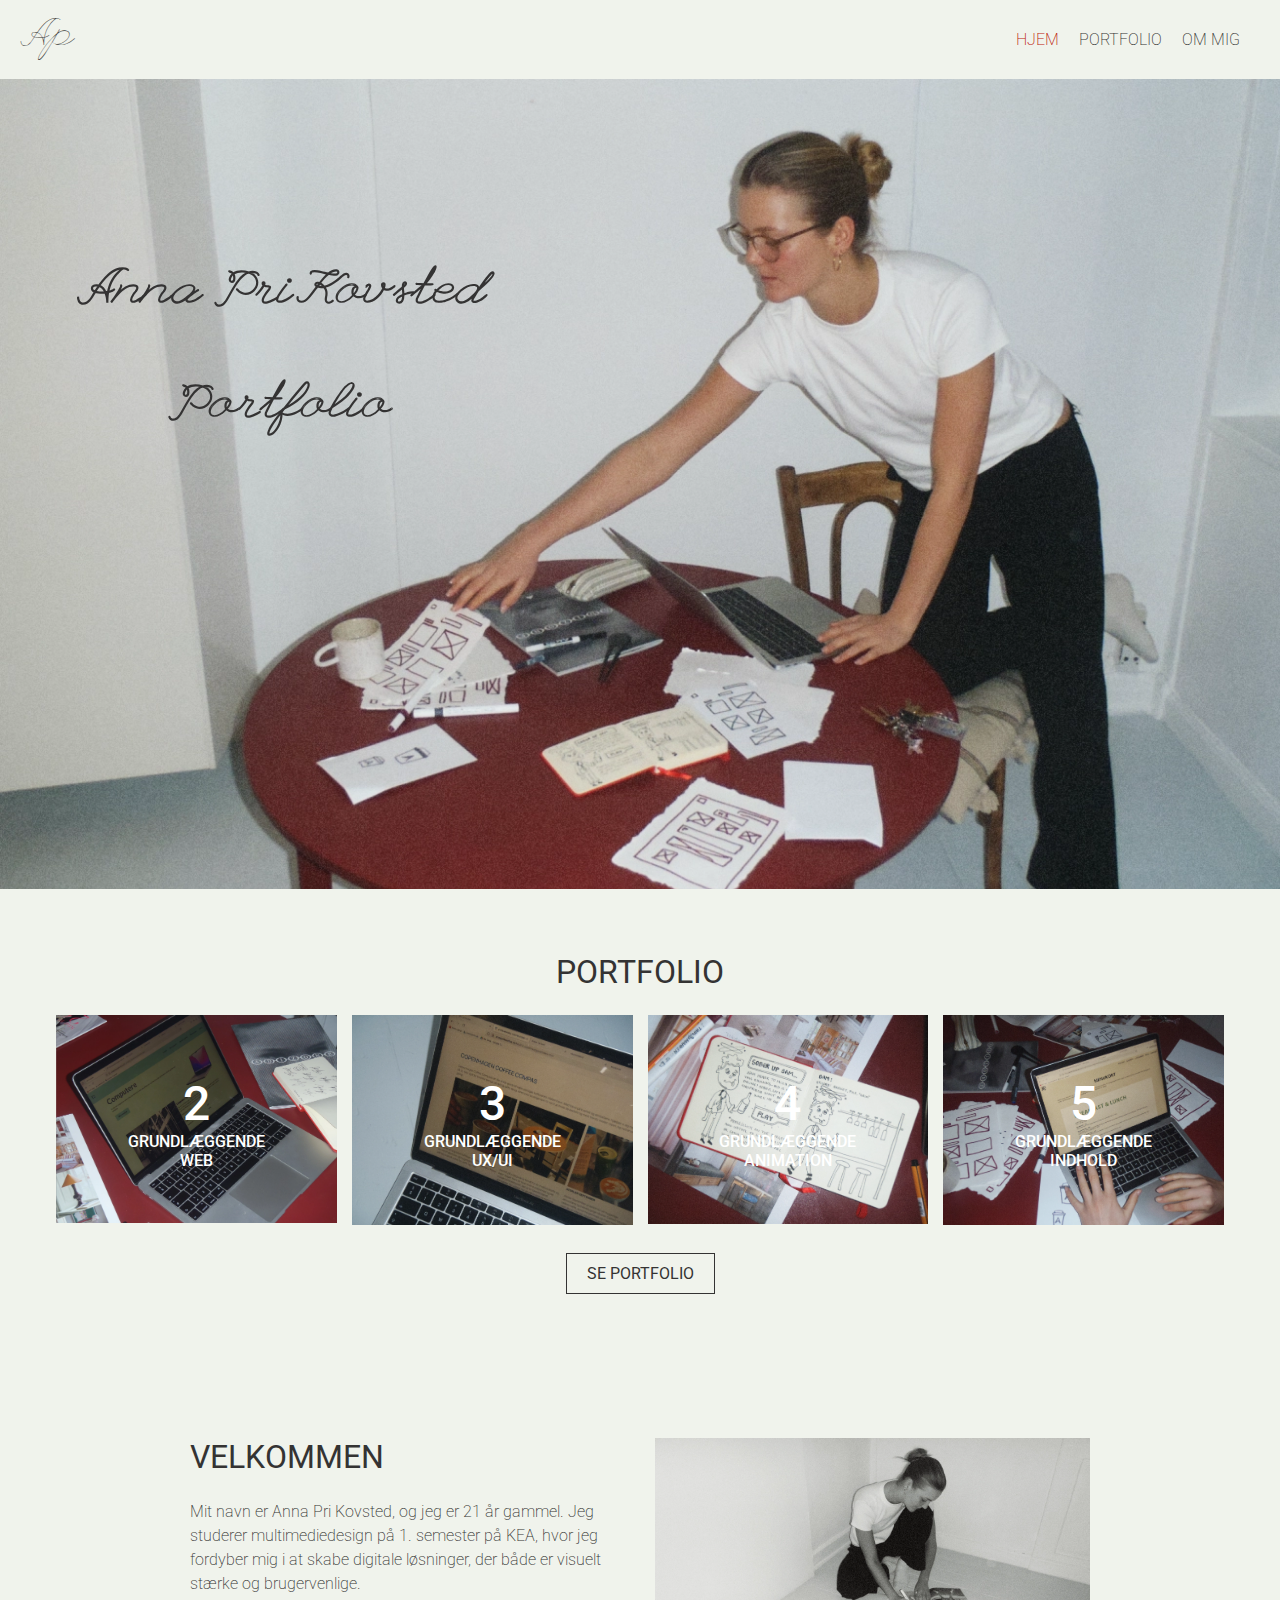
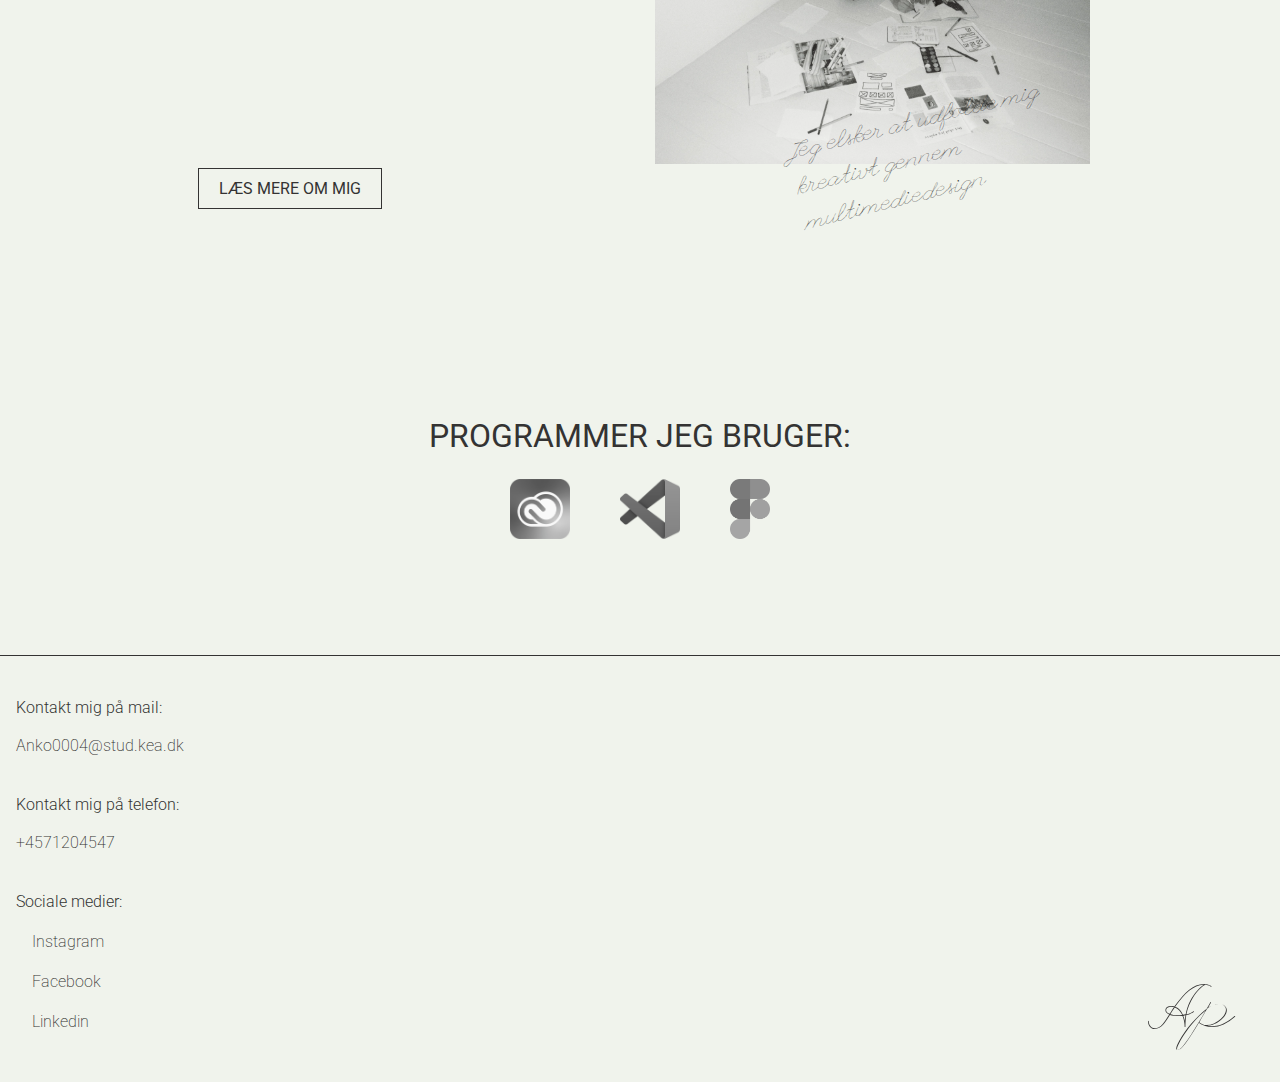
<file: index.html>
<!DOCTYPE html>
<html lang="da">

<head>
    <meta charset="UTF-8">
    <meta name="viewport" content="width=device-width, initial-scale=1.0">
    <link rel="stylesheet" href="style.css">
    <link rel="stylesheet" href="index.css">
    <link rel="stylesheet" href="portfolio.css">
    <link rel="preconnect" href="https://fonts.googleapis.com">
    <link rel="preconnect" href="https://fonts.gstatic.com" crossorigin>
    <link href="https://fonts.googleapis.com/css2?family=Roboto:wght@100;300;400;500;700;900&display=swap"
        rel="stylesheet">
    <link rel="preconnect" href="https://fonts.googleapis.com">
    <link rel="preconnect" href="https://fonts.gstatic.com" crossorigin>
    <link href="https://fonts.googleapis.com/css2?family=League+Script&display=swap" rel="stylesheet">

    <!-- Favicon links -->


    <title>Anna Pri Kovsted</title>
</head>

<body>
    <header>

        <nav>
            <ul class="menu">
                <li><a href="index.html">HJEM</a></li>
                <li><a href="portfolio.html">PORTFOLIO</a></li>
                <li><a href="about.html">OM MIG</a></li>
                <li class="logo"><a href="index.html">Ap</a></li>

            </ul>
        </nav>
    </header>

    <div class="hero_image">
        <div><img src="img/hero_pic_2.webp" alt="hero"></div>
        <div class="hero_text">
            <h1 class="hero_text"> Anna Pri Kovsted <br><br>Portfolio</h1>
        </div>
    </div>

    <main>

        <div>
            <h2>PORTFOLIO</h2>
        </div>

        <div class="grid_1-1">
            <div class="billede_collage">
                <a href="portfolio.html#tema2"> <!-- Linker til tema2 på portfolio-siden -->
                    <img src="img/grundlaegendeweb.webp" alt="tema2">
                </a>
                <div class="text_overlay">
                    <span class="large_number">2</span> GRUNDLÆGGENDE WEB
                </div>
            </div>

            <div class="billede_collage">
                <a href="portfolio.html#tema3">
                    <img src="img/ccc.webp" alt="tema3">
                </a>
                <div class="text_overlay">
                    <span class="large_number">3</span> GRUNDLÆGGENDE UX/UI
                </div>
            </div>

            <div class="billede_collage">
                <a href="portfolio.html#tema4">
                    <img src="img/notesbog.webp" alt="tema4">
                </a>
                <div class="text_overlay">
                    <span class="large_number">4</span> GRUNDLÆGGENDE ANIMATION
                </div>
            </div>

            <div class="billede_collage">
                <a href="portfolio.html#tema5">
                    <img src="img/menukort_computer.webp" alt="tema5">
                </a>
                <div class="text_overlay">
                    <span class="large_number">5</span> GRUNDLÆGGENDE INDHOLD
                </div>
            </div>

        </div>

        <div class="button_container_portfolio">
            <a href="portfolio.html" class="button">SE PORTFOLIO</a>
        </div>

        <div>
            <div class="grid_om_mig">
                <div class="om_mig_tekst">
                    <h2>VELKOMMEN</h2>

                    <P>Mit navn er Anna Pri Kovsted, og jeg er 21 år gammel. Jeg studerer multimediedesign på 1.
                        semester på
                        KEA, hvor jeg fordyber mig i at skabe digitale løsninger, der både er visuelt stærke og
                        brugervenlige.
                    </P>

                </div>

                <div class="billede_med_skraaskrift">
                    <div class="billede_af_mig">
                        <img src="img/sort_hvid_1.webp" alt="billede_af_mig">
                    </div>
                    <div>
                        <p class="haandskrift">Jeg elsker at udfolde mig kreativt gennem multimediedesign </p>
                    </div>
                </div>

            </div>

            <div class="about_bottom">
                <div class="button_container_about">
                    <a href="about.html" class="button">LÆS MERE OM MIG</a>
                </div>
            </div>



            <div>
                <h2>PROGRAMMER JEG BRUGER:</h2>
                <div class="grid_1-1-1">
                    <a href="about.html#programmer_section">
                        <img src="img/creative_cloud_logo.png" alt="creative_cloud_logo">
                    </a>
                    <a href="#programmer_section">
                        <img src="img/vsc_logo.png" alt="vsc_logo">
                    </a>
                    <a href="#programmer_section">
                        <img src="img/figma_logo.png" alt="figma_logo">
                    </a>
                </div>
            </div>
        </div>

    </main>

    <footer>
        <div class="grid_1-1-1_footer">
            <div class="mail">
                <p>Kontakt mig på mail:</p>
                <a href="mailto:Anko0004@stud.kea.dk">Anko0004@stud.kea.dk</a>
            </div>

            <div class="telefon">
                <p>Kontakt mig på telefon:</p>
                <a href="tel:+4571204547">+4571204547</a>
            </div>

            <div class="sociale_medier">
                <p> Sociale medier:</p>
                <p> <a href="http://instagram.com/_u/">Instagram</a>
                </p>
                <p> <a href="https://www.facebook.com/profile">Facebook</a> </p>
                <p> <a href="https://www.linkedin.com/feed/">Linkedin</a> </p>
            </div>
        </div>

        <div class="logo_footer">
            <a href="index.html">Ap</a>
        </div>

    </footer>
    <script src="script.js"></script>
</body>


</html>
</file>
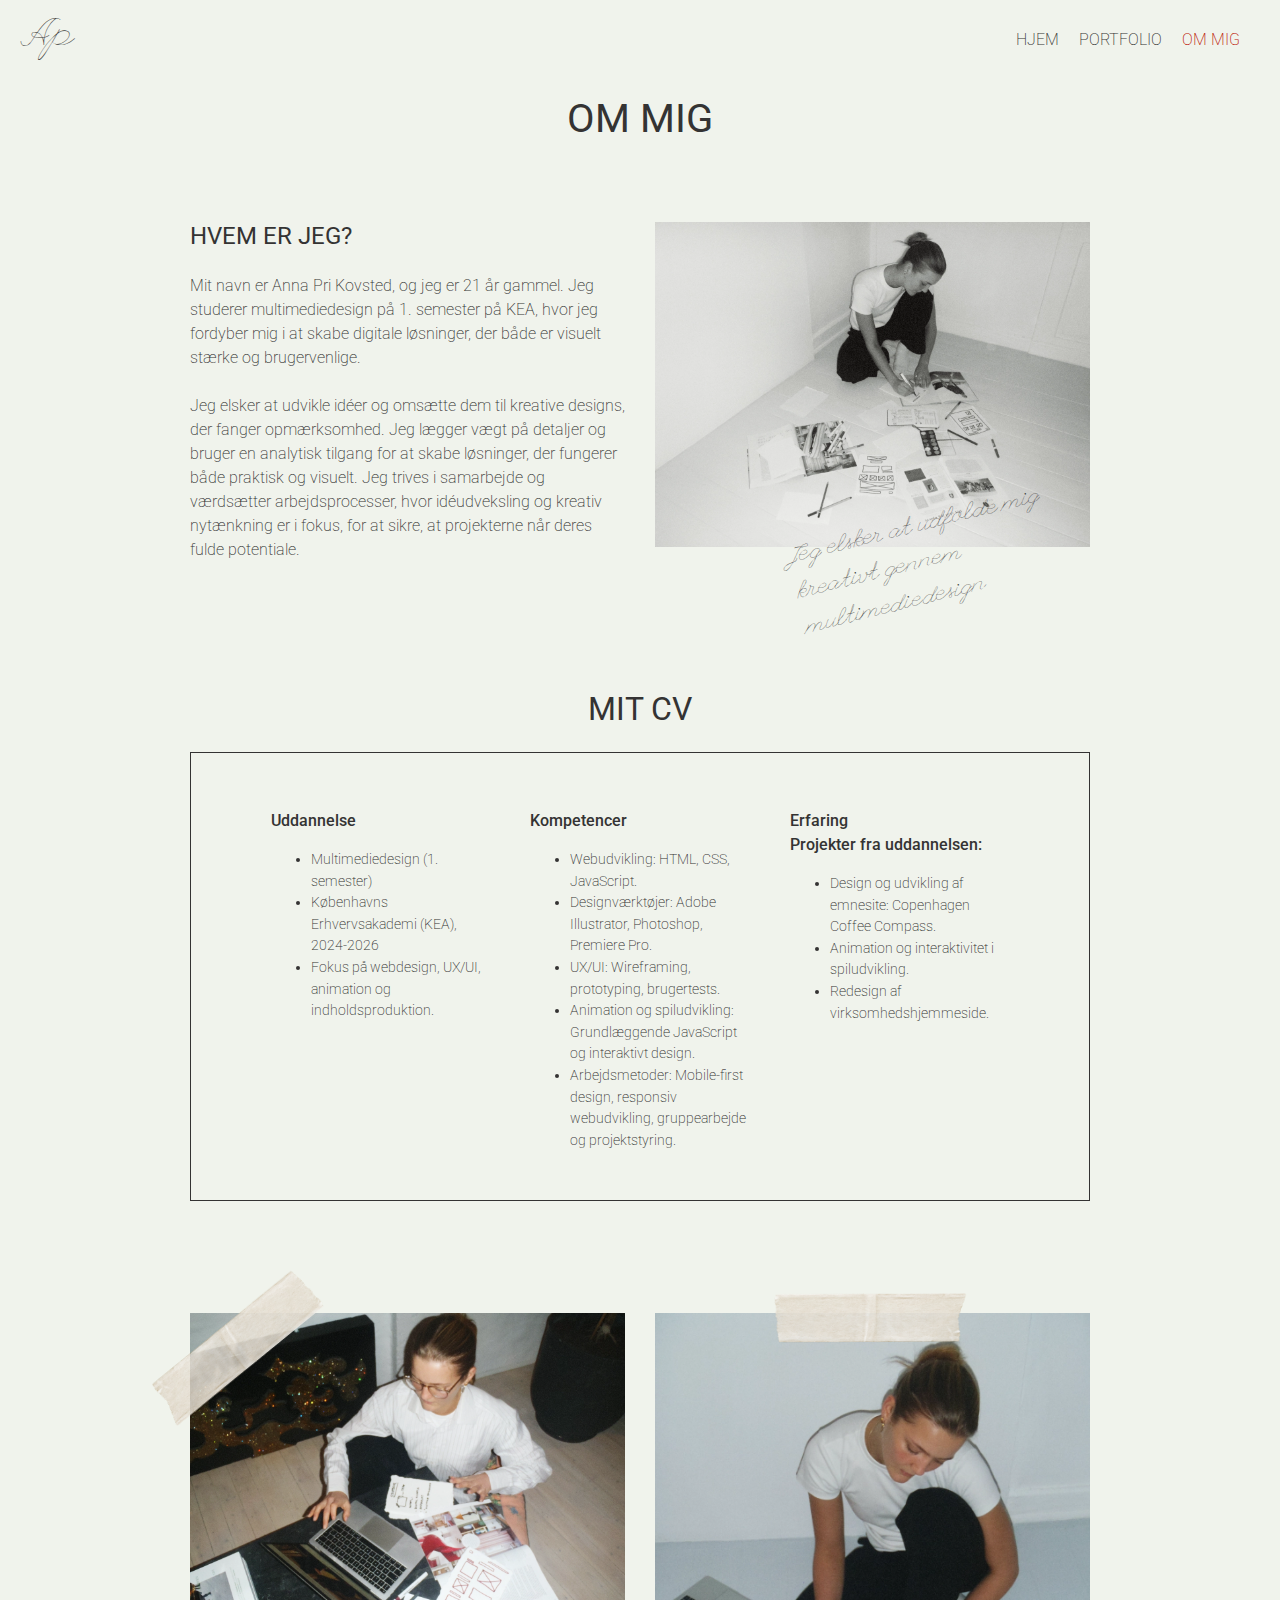
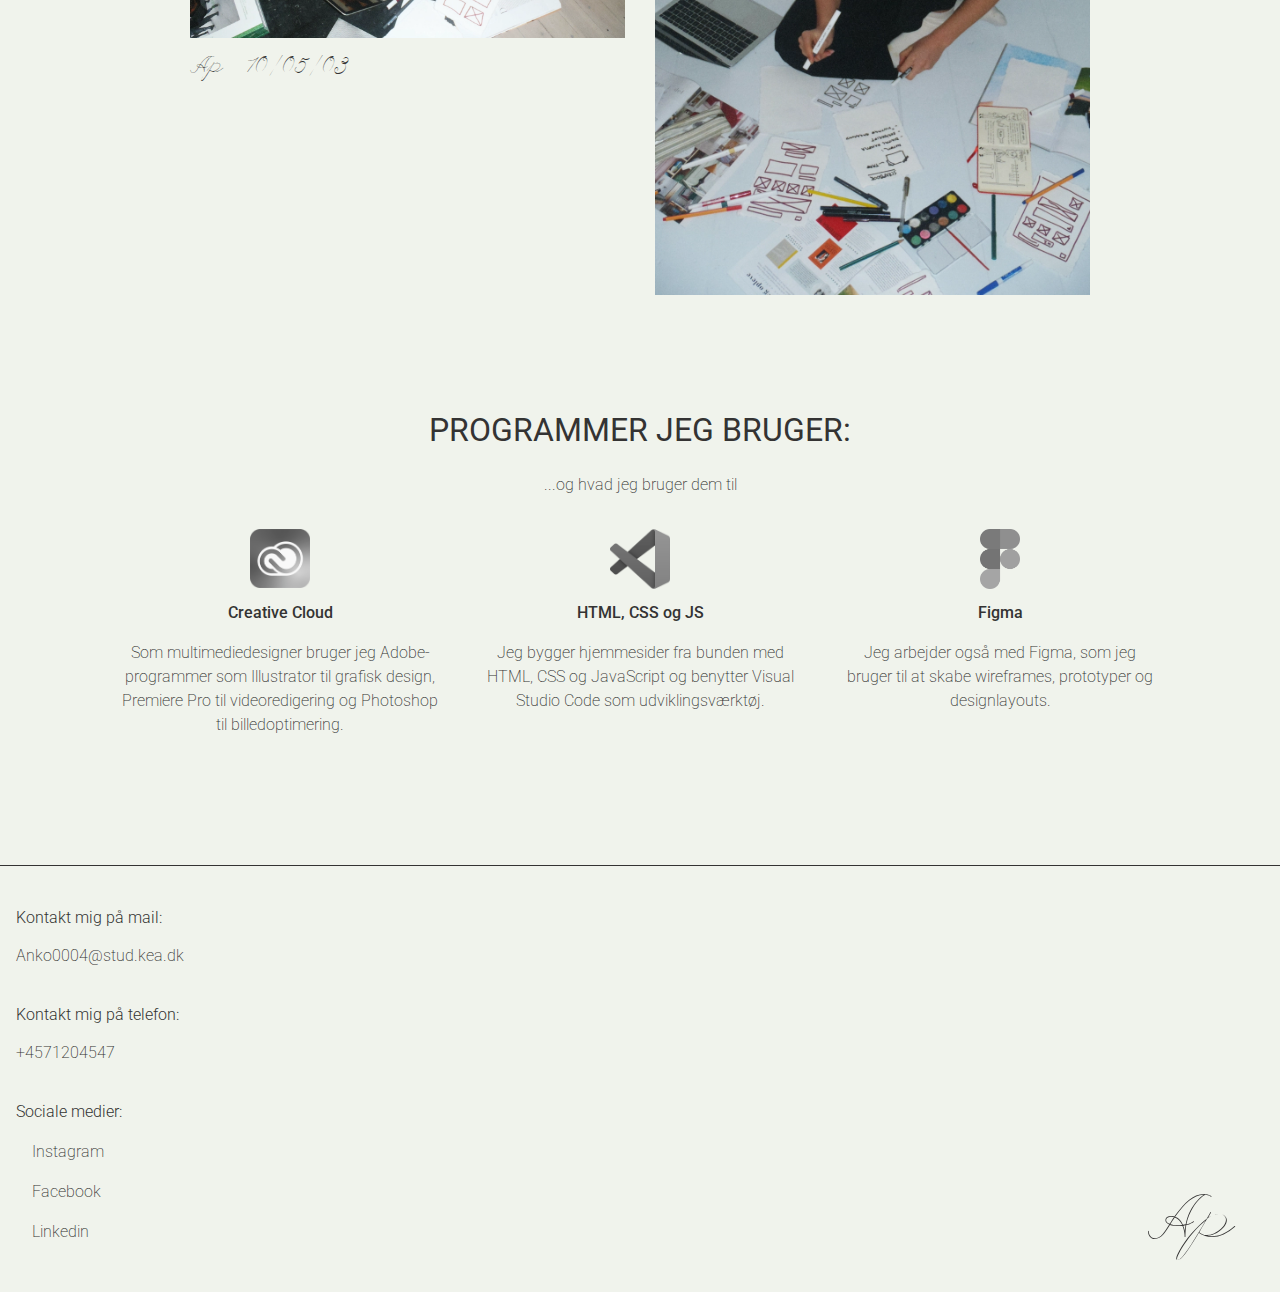
<file: about.html>
<!DOCTYPE html>
<html lang="da">

<head>
    <meta charset="UTF-8">
    <meta name="viewport" content="width=device-width, initial-scale=1.0">
    <link rel="stylesheet" href="style.css">
    <link rel="stylesheet" href="index.css">
    <link rel="stylesheet" href="portfolio.css">
    <link rel="stylesheet" href="about.css">
    <link rel="preconnect" href="https://fonts.googleapis.com">
    <link rel="preconnect" href="https://fonts.gstatic.com" crossorigin>
    <link href="https://fonts.googleapis.com/css2?family=Roboto:wght@100;300;400;500;700;900&display=swap"
        rel="stylesheet">
    <link rel="preconnect" href="https://fonts.googleapis.com">
    <link rel="preconnect" href="https://fonts.gstatic.com" crossorigin>
    <link href="https://fonts.googleapis.com/css2?family=League+Script&display=swap" rel="stylesheet">

    <!-- Favicon links -->


    <title>Anna Pri Kovsted</title>
</head>

<body>
    <header>

        <nav>
            <ul class="menu">
                <li><a href="index.html">HJEM</a></li>
                <li><a href="portfolio.html">PORTFOLIO</a></li>
                <li><a href="about.html">OM MIG</a></li>
                <li class="logo"><a href="index.html">Ap</a></li>

            </ul>
        </nav>


    </header>

    <main>
        <h1>OM MIG</h1>

        <div class="grid_om_mig_2">
            <div>
                <h3>HVEM ER JEG?</h3>
                <p>Mit navn er Anna Pri Kovsted, og jeg er 21 år gammel. Jeg studerer multimediedesign på 1. semester på
                    KEA,
                    hvor jeg
                    fordyber mig i at skabe digitale løsninger, der både er visuelt stærke og brugervenlige.<br><br>
                    Jeg elsker at udvikle idéer og omsætte dem til kreative designs, der fanger opmærksomhed. Jeg lægger
                    vægt på detaljer og bruger en analytisk tilgang for at skabe løsninger, der fungerer både praktisk
                    og visuelt.
                    Jeg trives i samarbejde og værdsætter arbejdsprocesser, hvor idéudveksling og kreativ nytænkning er
                    i fokus, for at
                    sikre, at projekterne når deres fulde potentiale.
                </p>
            </div>

            <div class="billede_med_skraaskrift">
                <div class="billede_af_mig">
                    <img src="img/sort_hvid_1.webp" alt="billede_af_mig">
                </div>
                <div>
                    <p class="haandskrift">Jeg elsker at udfolde mig kreativt gennem multimediedesign</p>
                </div>
            </div>
        </div>

        <div class="cv_h2">
            <h2>MIT CV</h2>
        </div>

        <div class="cv">
            <div>
                <p class="p_bold">Uddannelse</p>
                <ul>
                    <li>Multimediedesign (1. semester)</li>
                    <li>Københavns Erhvervsakademi (KEA), 2024-2026</li>
                    <li>Fokus på webdesign, UX/UI, animation og indholdsproduktion.</li>
                </ul>
            </div>

            <div>
                <p class="p_bold">Kompetencer</p>
                <ul>
                    <li>Webudvikling: HTML, CSS, JavaScript.</li>
                    <li>Designværktøjer: Adobe Illustrator, Photoshop, Premiere Pro.</li>
                    <li>UX/UI: Wireframing, prototyping, brugertests.</li>
                    <li>Animation og spiludvikling: Grundlæggende JavaScript og interaktivt design.</li>
                    <li>Arbejdsmetoder: Mobile-first design, responsiv webudvikling, gruppearbejde og projektstyring.
                    </li>
                </ul>
            </div>

            <div>
                <p class="p_bold">Erfaring<br>
                    Projekter fra uddannelsen:
                </p>

                <ul>
                    <li>Design og udvikling af emnesite: Copenhagen Coffee Compass.</li>
                    <li>Animation og interaktivitet i spiludvikling.</li>
                    <li>Redesign af virksomhedshjemmeside.</li>
                </ul>
            </div>
        </div>

        <div class="grid_om_mig_3">
            <div class="billede_wrapper">
                <img src="img/glitter_pic.webp" alt="glitter_pic">
                <p class="haandskrift_2">Ap - 10/05/03</p>
                <img class="tape1" src="img/Tape.webp" alt="tape">
            </div>
            <div class="billede_wrapper">
                <img src="img/mig_der_tegner.webp" alt="mig_der_tegner">
                <img class="tape2" src="img/Tape.webp" alt="tape">
            </div>
        </div>



        <div class="programmer_about" id="programmer_section">
            <h2>PROGRAMMER JEG BRUGER:</h2>

            <p>...og hvad jeg bruger dem til</p>

            <div class="grid_programmer">
                <div>
                    <img src="img/creative_cloud_logo.png" alt="creative_cloud_logo">
                    <p class="p_bold">Creative Cloud</p>

                    <p>Som multimediedesigner bruger jeg Adobe-programmer som Illustrator til grafisk design, Premiere
                        Pro til videoredigering
                        og Photoshop til billedoptimering.</p>
                </div>

                <div>
                    <img src="img/vsc_logo.png" alt="vsc_logo">
                    <p class="p_bold">HTML, CSS og JS</p>
                    <p>Jeg bygger hjemmesider fra bunden med HTML, CSS og JavaScript og benytter Visual Studio Code som
                        udviklingsværktøj.
                    </p>
                </div>

                <div>
                    <img src="img/figma_logo.png" alt="figma_logo">
                    <p class="p_bold">Figma</p>
                    <p>Jeg arbejder også med Figma, som jeg bruger til at skabe wireframes, prototyper og designlayouts.
                    </p>
                </div>
            </div>
        </div>

    </main>

    <footer>
        <div class="grid_1-1-1_footer">
            <div class="mail">
                <p>Kontakt mig på mail:</p>
                <a href="mailto:Anko0004@stud.kea.dk">Anko0004@stud.kea.dk</a>
            </div>

            <div class="telefon">
                <p>Kontakt mig på telefon:</p>
                <a href="tel:+4571204547">+4571204547</a>
            </div>

            <div class="sociale_medier">
                <p> Sociale medier:</p>
                <p> <a href="http://instagram.com/_u/">Instagram</a>
                </p>
                <p> <a href="https://www.facebook.com/profile">Facebook</a> </p>
                <p> <a href="https://www.linkedin.com/feed/">Linkedin</a> </p>
            </div>
        </div>

        <div class="logo_footer">
            <a href="index.html">Ap</a>
        </div>

    </footer>
    <script src="script.js"></script>
</body>

</html>
</file>
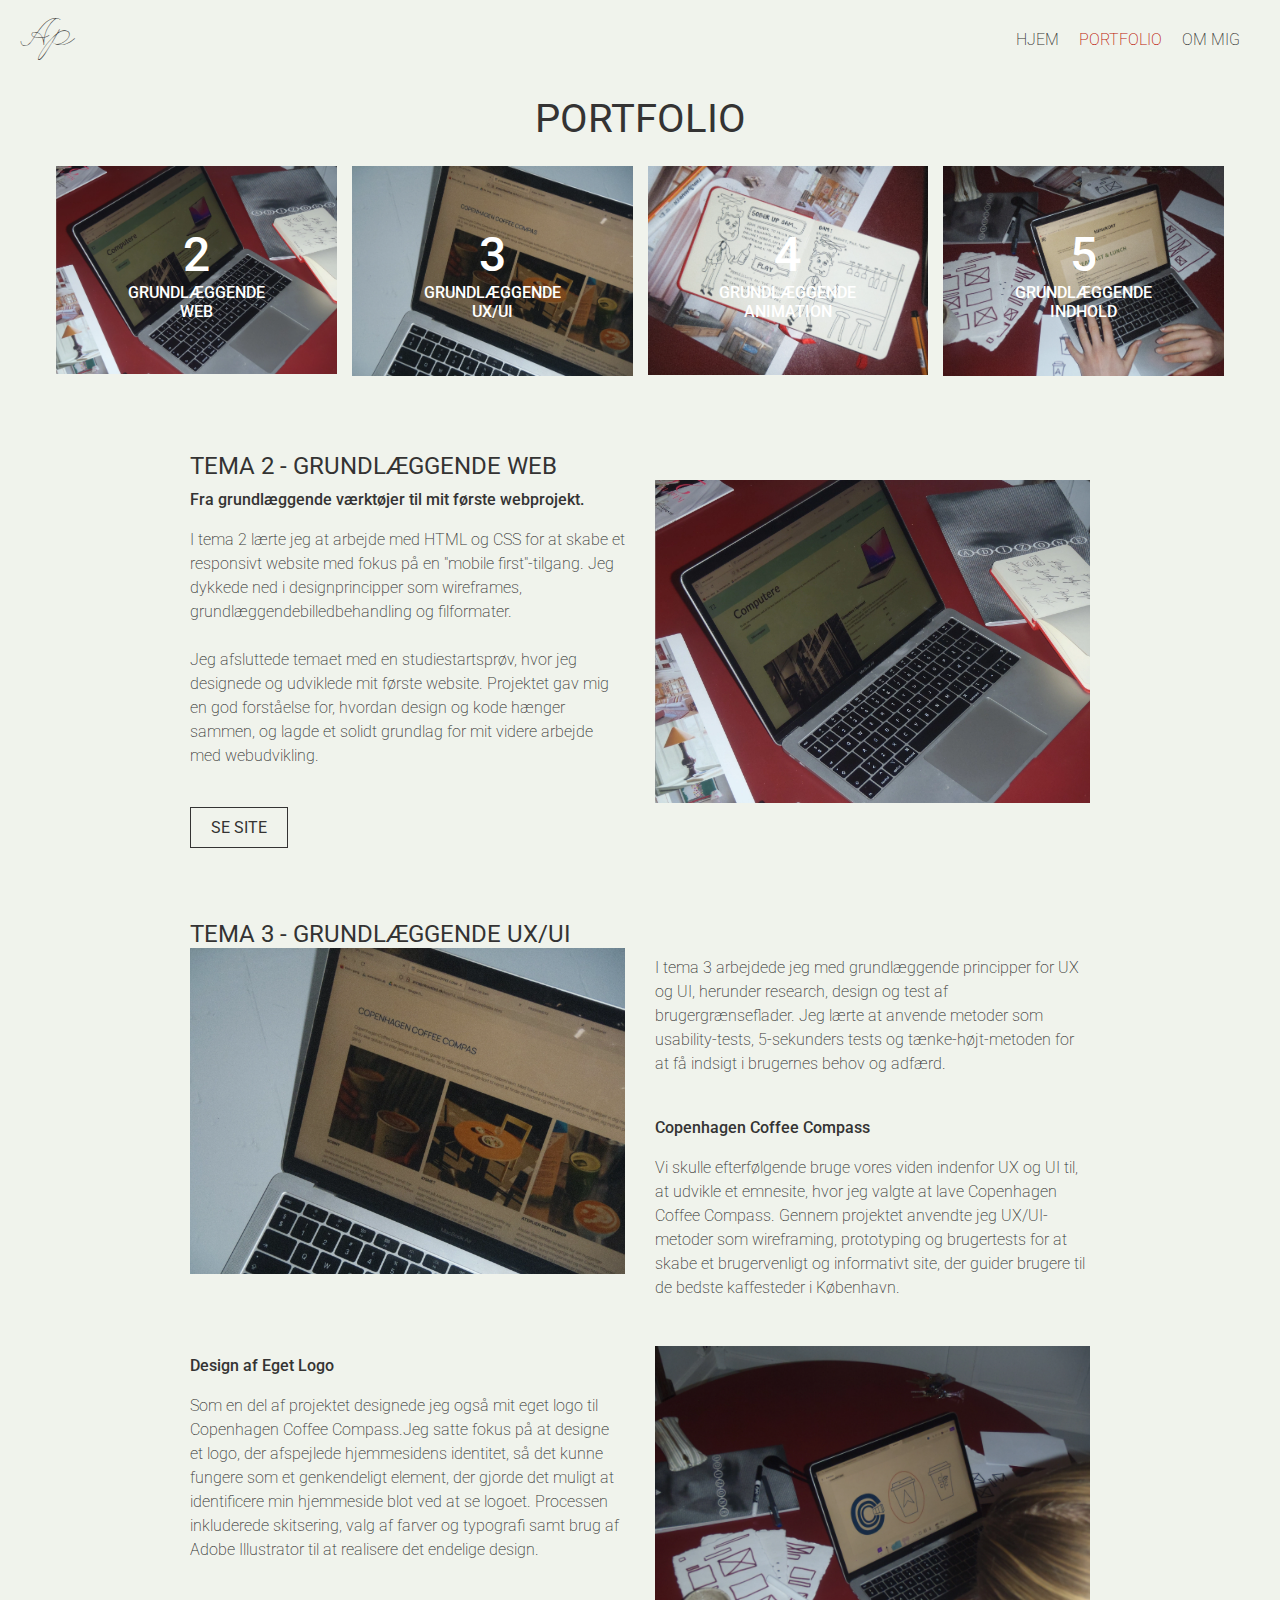
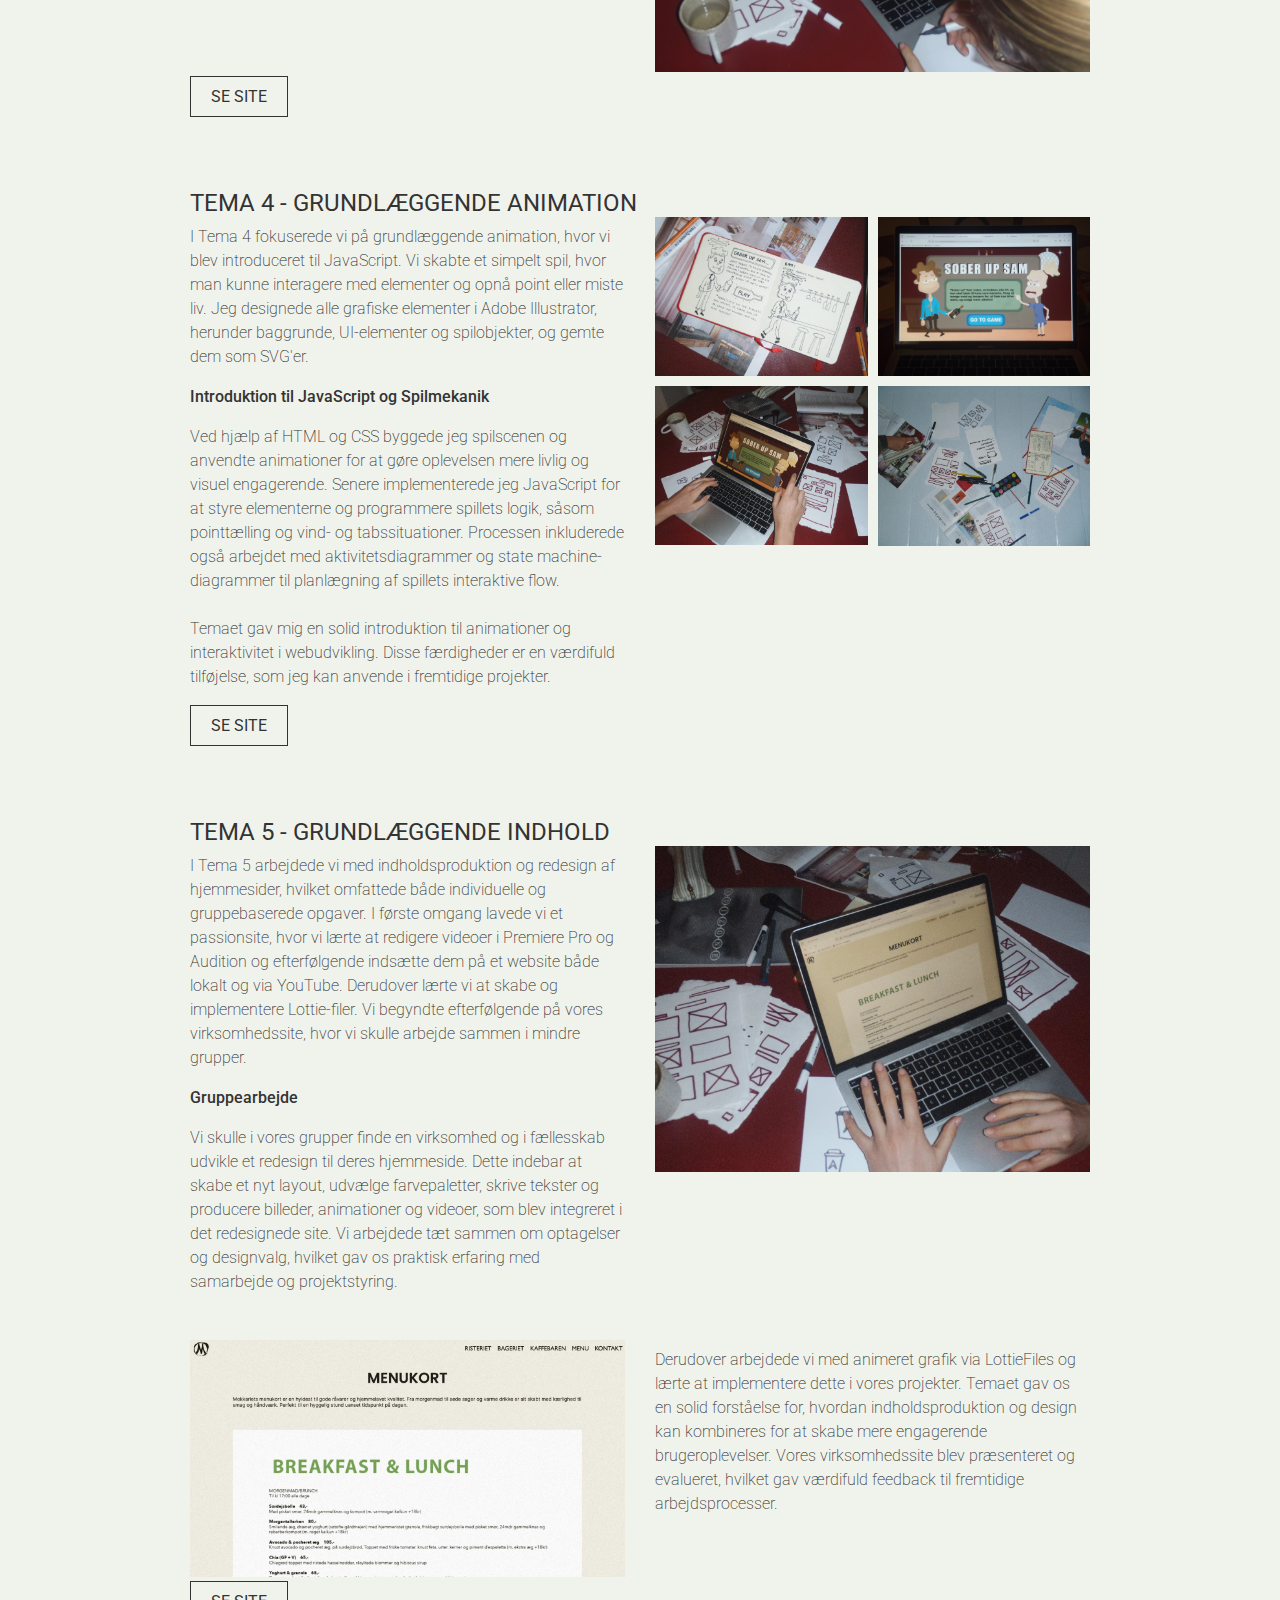
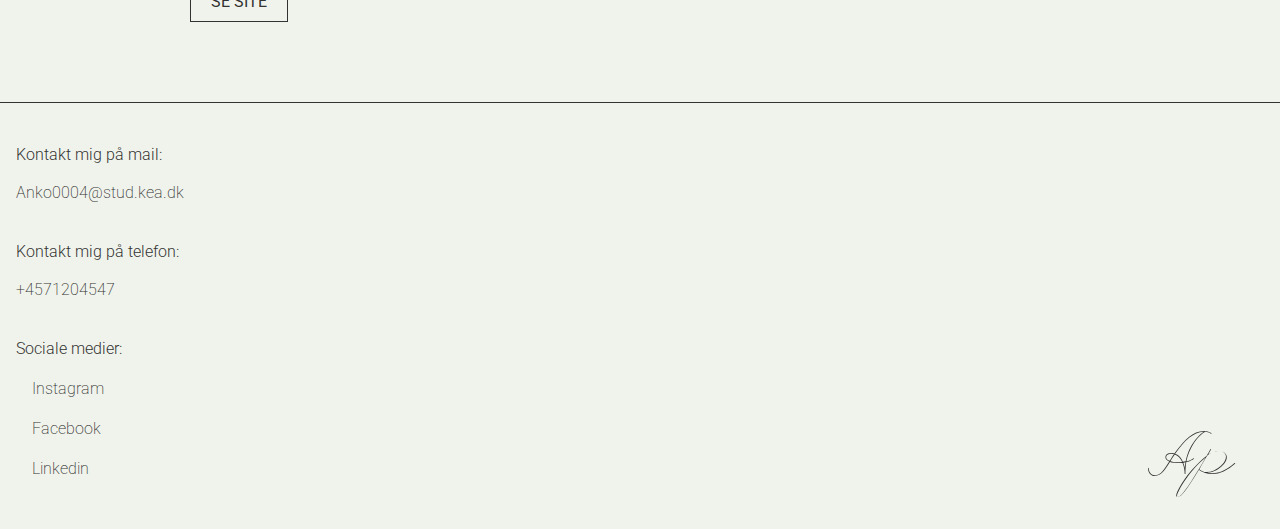
<file: portfolio.html>
<!DOCTYPE html>
<html lang="da">

<head>
    <meta charset="UTF-8">
    <meta name="viewport" content="width=device-width, initial-scale=1.0">
    <link rel="stylesheet" href="style.css">
    <link rel="stylesheet" href="index.css">
    <link rel="stylesheet" href="portfolio.css">
    <link rel="preconnect" href="https://fonts.googleapis.com">
    <link rel="preconnect" href="https://fonts.gstatic.com" crossorigin>
    <link href="https://fonts.googleapis.com/css2?family=Roboto:wght@100;300;400;500;700;900&display=swap"
        rel="stylesheet">
    <link rel="preconnect" href="https://fonts.googleapis.com">
    <link rel="preconnect" href="https://fonts.gstatic.com" crossorigin>
    <link href="https://fonts.googleapis.com/css2?family=League+Script&display=swap" rel="stylesheet">

    <!-- Favicon links -->


    <title>Anna Pri Kovsted</title>
</head>

<body>
    <header>

        <nav>
            <ul class="menu">
                <li><a href="index.html">HJEM</a></li>
                <li><a href="portfolio.html">PORTFOLIO</a></li>
                <li><a href="about.html">OM MIG</a></li>
                <li class="logo"><a href="index.html">Ap</a></li>

            </ul>
        </nav>

    </header>

    <main>
        <h1>PORTFOLIO</h1>

        <div class="grid_1-1">
            <div class="billede_collage">
                <a href="portfolio.html#tema2"> <!-- Linker til tema2 på portfolio-siden -->
                    <img src="img/grundlaegendeweb.webp" alt="tema2">
                </a>
                <div class="text_overlay">
                    <span class="large_number">2</span> GRUNDLÆGGENDE WEB
                </div>
            </div>

            <div class="billede_collage">
                <a href="portfolio.html#tema3">
                    <img src="img/ccc.webp" alt="tema3">
                </a>
                <div class="text_overlay">
                    <span class="large_number">3</span> GRUNDLÆGGENDE UX/UI
                </div>
            </div>

            <div class="billede_collage">
                <a href="portfolio.html#tema4">
                    <img src="img/notesbog.webp" alt="tema4">
                </a>
                <div class="text_overlay">
                    <span class="large_number">4</span> GRUNDLÆGGENDE ANIMATION
                </div>
            </div>

            <div class="billede_collage">
                <a href="portfolio.html#tema5">
                    <img src="img/menukort_computer.webp" alt="tema5">
                </a>
                <div class="text_overlay">
                    <span class="large_number">5</span> GRUNDLÆGGENDE INDHOLD

                </div>
            </div>

        </div>

        <div class="Tema2" id="tema2">

            <h3 class="h3_portfolio">TEMA 2 - GRUNDLÆGGENDE WEB</h3>

            <div class="grid_tema2">

                <div>

                    <p class="p_bold">Fra grundlæggende værktøjer til mit første webprojekt.</p>
                    <p>
                        I tema 2 lærte jeg at arbejde med HTML og CSS for at skabe et responsivt website med fokus på en
                        "mobile first"-tilgang. Jeg dykkede ned i designprincipper som wireframes,
                        grundlæggendebilledbehandling og filformater.<br><br>

                        Jeg afsluttede temaet med en studiestartsprøv, hvor jeg designede og udviklede mit første
                        website. Projektet gav mig en god forståelse for, hvordan design og kode hænger sammen, og
                        lagde et solidt grundlag for mit
                        videre arbejde med webudvikling.
                    </p>
                </div>

                <div class="tema2_billede">
                    <img src="img/grundlaegendeweb.webp" alt="tema2">
                </div>
            </div>

            <div class="button_container">
                <a href="http://annaprikovsted.dk/kea/02_web/01_website/website/index.html" target="_blank"
                    class="button">SE SITE</a>
            </div>
        </div>

        <div class="Tema3" id="tema3">


            <h3 class="h3_portfolio">TEMA 3 - GRUNDLÆGGENDE UX/UI</h3>

            <div class="grid_tema3">

                <div>
                    <img src="img/ccc.webp" alt="tema3">
                </div>

                <div class="tekst1_tema3">
                    <P>
                        I tema 3 arbejdede jeg med grundlæggende principper for UX og UI, herunder research, design og
                        test af brugergrænseflader. Jeg lærte at anvende metoder som usability-tests, 5-sekunders tests
                        og
                        tænke-højt-metoden for at få indsigt i brugernes behov og adfærd.<br><br>

                    <p class="p_bold">Copenhagen Coffee Compass</p>
                    <p>Vi skulle efterfølgende bruge vores viden indenfor UX og UI til, at udvikle et emnesite, hvor
                        jeg valgte at lave Copenhagen Coffee Compass. Gennem projektet anvendte jeg UX/UI-metoder som
                        wireframing, prototyping og brugertests for at skabe et brugervenligt og informativt site, der
                        guider brugere
                        til de bedste kaffesteder i København.</P>
                </div>

                <div class="tekst2_tema3">
                    <p class="p_bold">Design af Eget Logo</p>
                    <p>Som en del af projektet designede jeg også mit eget logo til Copenhagen Coffee Compass.Jeg satte
                        fokus på at designe et logo, der afspejlede hjemmesidens identitet, så det kunne fungere som et
                        genkendeligt element, der gjorde det muligt at identificere min hjemmeside blot ved at se
                        logoet.
                        Processen inkluderede skitsering, valg af farver og typografi samt brug af Adobe Illustrator til
                        at realisere det
                        endelige design.</p>

                </div>

                <div>
                    <img src="img/logo.webp" alt="tema3">
                </div>


            </div>
            <div class="button_container">
                <a href="http://annaprikovsted.dk/kea/03_ux/temaopgave/index.html" target="_blank" class="button">SE
                    SITE</a>
            </div>

        </div>





        <div class="Tema4" id="tema4">

            <h3 class="h3_portfolio">TEMA 4 - GRUNDLÆGGENDE ANIMATION</h3>

            <div class="grid_tema4">
                <div>


                    <p>I Tema 4 fokuserede vi på grundlæggende animation, hvor vi blev introduceret til JavaScript. Vi
                        skabte
                        et simpelt spil, hvor man kunne interagere med elementer og opnå point eller miste liv. Jeg
                        designede alle grafiske
                        elementer i Adobe Illustrator,
                        herunder baggrunde, UI-elementer og spilobjekter, og gemte dem som SVG'er.</p>

                    <p class="p_bold">Introduktion til JavaScript og Spilmekanik</p>

                    <p>Ved hjælp af HTML og CSS byggede jeg spilscenen og anvendte animationer for at gøre oplevelsen
                        mere livlig og visuel
                        engagerende. Senere implementerede jeg JavaScript for at styre elementerne og programmere
                        spillets logik, såsom pointtælling og vind- og tabssituationer. Processen inkluderede også
                        arbejdet med aktivitetsdiagrammer og state
                        machine-diagrammer til
                        planlægning af spillets interaktive flow.<br><br>

                        Temaet gav mig en solid introduktion til animationer og interaktivitet i webudvikling. Disse
                        færdigheder er en værdifuld
                        tilføjelse, som jeg kan anvende i fremtidige projekter.</p>
                </div>

                <div>
                    <div class="grid_tema4_billeder1">
                        <img src="img/notesbog.webp" alt="tema4">
                        <img src="img/screenshot_spil.webp" alt="tema4">
                    </div>
                    <div class="grid_tema4_billeder2">
                        <img src="img/spil_computer.webp" alt="tema4">
                        <img src="img/papir_gulv.webp" alt="tema4">
                    </div>
                </div>

            </div>
            <div class="button_container">
                <a href="https://annaprikovsted.dk/kea/04_animation/website/index.html" target="_blank"
                    class="button">SE SITE</a>
            </div>
        </div>

        <div class="Tema5" id="tema5">

            <h3 class="h3_portfolio">TEMA 5 - GRUNDLÆGGENDE INDHOLD</h3>

            <div class="grid_tema5">

                <div>

                    <p>I Tema 5 arbejdede vi med indholdsproduktion og redesign af hjemmesider, hvilket omfattede både
                        individuelle og
                        gruppebaserede opgaver. I første omgang lavede vi et passionsite, hvor vi lærte at redigere
                        videoer i Premiere Pro og Audition og efterfølgende indsætte dem på et
                        website både lokalt og via YouTube. Derudover lærte vi at skabe og implementere Lottie-filer.
                        Vi begyndte efterfølgende på vores virksomhedssite, hvor vi skulle arbejde sammen i mindre
                        grupper. </p>

                    <p class="p_bold">Gruppearbejde</p>
                    <p>Vi skulle i vores grupper finde en virksomhed og i fællesskab udvikle
                        et redesign til deres hjemmeside. Dette indebar at skabe et nyt layout, udvælge
                        farvepaletter, skrive tekster og producere billeder, animationer og videoer, som blev integreret
                        i det redesignede site. Vi
                        arbejdede tæt sammen om
                        optagelser og designvalg, hvilket gav os praktisk erfaring med samarbejde og projektstyring.
                    </p>

                </div>

                <div>
                    <img src="img/menukort_computer.webp" alt="tema5">
                </div>

                <div class="tekst2_tema5">
                    <p>Derudover arbejdede vi med animeret grafik via LottieFiles og lærte at implementere dette i
                        vores
                        projekter. Temaet gav
                        os en solid forståelse for, hvordan indholdsproduktion og design kan kombineres for at skabe
                        mere
                        engagerende
                        brugeroplevelser. Vores virksomhedssite blev præsenteret og evalueret, hvilket gav værdifuld
                        feedback til fremtidige
                        arbejdsprocesser.</p>
                </div>

                <div class="billede2_tema5">
                    <img src="img/menukort.webp" alt="tema5">
                </div>
            </div>

            <div class="button_container">
                <a href="https://annaprikovsted.dk/kea/05_indhold/virksomhed/virksomhedssite/index.html" target="_blank"
                    class="button">SE SITE</a>
            </div>
        </div>


    </main>

    <footer>
        <div class="grid_1-1-1_footer">
            <div class="mail">
                <p>Kontakt mig på mail:</p>
                <a href="mailto:Anko0004@stud.kea.dk">Anko0004@stud.kea.dk</a>
            </div>

            <div class="telefon">
                <p>Kontakt mig på telefon:</p>
                <a href="tel:+4571204547">+4571204547</a>
            </div>

            <div class="sociale_medier">
                <p> Sociale medier:</p>
                <p> <a href="http://instagram.com/_u/">Instagram</a>
                </p>
                <p> <a href="https://www.facebook.com/profile">Facebook</a> </p>
                <p> <a href="https://www.linkedin.com/feed/">Linkedin</a> </p>
            </div>
        </div>

        <div class="logo_footer">
            <a href="index.html">Ap</a>
        </div>

    </footer>
    <script src="script.js"></script>
</body>

</html>
</file>
<file: style.css>
/*************** Reset *********************/
img {
  width: 100%;
}
* {
  margin: 0;
}
/*************** Reset ************/
/** Farver **/
:root {
  --background: #f0f3ec;
  --red: #bc1307;
  --d_grey: #343333;
}
/** Farver **/

/***Fonte***/
h1 {
  text-align: center;
  margin-top: 1rem;
  margin-bottom: 1.5rem;
  font-family: "Roboto", serif;
  font-weight: 400;
  font-size: 2.5rem;
  color: var(--d_grey);
}
h2 {
  text-align: center;
  margin-bottom: 1.5rem;
  font-family: "Roboto", serif;
  font-weight: 400;
  font-size: 2rem;
  color: var(--d_grey);
}

h3 {
  margin-top: 0rem;
  margin-bottom: 1.5rem;
  font-family: "Roboto", serif;
  font-weight: 400;
  font-size: 1.5rem;
  color: var(--d_grey);
}

.haandskrift {
  font-family: "League Script", serif;
  font-weight: 400;
  font-style: normal;
  font-size: 1.5rem;
}

p {
  margin-top: 0.5rem;
  margin-bottom: 1rem;
  font-family: "Roboto", serif;
  font-weight: 200;
  font-size: 1rem;
  color: var(--d_grey);
  line-height: 1.5;
}

.p_bold {
  font-family: "Roboto", serif;
  font-weight: 500;
}

/***Fonte***/

/****Body*****/
body {
  background-color: var(--background);
}
/****Body*****/
/*****************Main***********/
main {
  max-width: 1200px;
  margin: auto;
  padding-left: 2rem;
  padding-right: 2rem;
}
/*****************Main***********/

/******** Header ********/
header {
  position: sticky;
  top: 0; /* Sørg for, at headeren bliver sticky når du når toppen af siden */
  display: flex; /*Child elementerne bliver placeres i en række eller kolonne*/
  padding: 30px; /*højden på headeren*/
  background-color: var(--background);
  justify-content: end; /*Child elementerne bliver placeres i enden*/
  z-index: 1000; /* Gør headeren "ovenpå" andre elementer */
}

.menu a {
  padding: 10px; /*mellemrummet mellem teksten*/
  color: var(--d_grey);
  text-decoration: none;
  font-family: "Roboto", serif;
  font-weight: 200;
  font-size: 1rem;
}

.menu {
  display: flex;
  list-style: none;
  margin: 0;
  padding: 0;
}

/*****Hover på menu*****/
.menu a:hover {
  color: var(--red);
}
.menu a.active {
  color: var(--red);
}
/*****Hover på menu*****/

/***Logo***/
.logo {
  margin-right: auto;
  position: absolute;
  top: 16px;
  left: 10px;
}

.logo a {
  font-family: "League Script", serif;
  font-weight: 400;
  font-style: normal;
  font-size: 2.5rem;
  color: var(--d_grey);
}

.logo a.active {
  color: var(--d_grey); /*Logoet forbliver gråt, når man er på forsiden*/
}
.logo a:hover {
  color: var(--red);
}

/***Logo***/
/******** Header ********/

/*******Ux/ui elementer *******/
/*General knap:*/
.button_container {
  margin-top: 1.5rem;
  margin-bottom: 3rem;
  display: flex;
  justify-content: center;
}

.button {
  background-color: transparent;
  color: var(--d_grey);
  font-family: "Roboto", serif;
  font-size: 16px;
  padding: 10px 20px; /* Gør knappen større */
  border: 1px solid #343333; /* Firkantet ramme */
  text-decoration: none;
}

.button:hover {
  color: var(--red);
  border-color: var(--red);
}
/*General knap:*/
/*******ux/ui elementer *******/

/**************footer************/
footer {
  width: 100%;
  margin: 0;
  margin-top: 5rem;
  border-top: 1px solid var(--d_grey); /* Tilføjer linje mellem main og footer */
  overflow-x: hidden; /* Skjuler eventuel horisontal scroll */
  position: relative; /* For at logoet kan placeres absolut i forhold til footeren */
}

footer a {
  font-family: "Roboto", serif;
  font-weight: 200;
  font-size: 1rem;
  color: var(--d_grey);
  text-decoration: none;
  padding-left: 1rem;
  padding-right: 1rem;
}

footer a:hover {
  color: var(--red);
}

footer p {
  font-family: "Roboto", serif;
  font-weight: 300;
  font-size: 1rem;
  color: var(--d_grey);
  padding-left: 1rem;
  padding-right: 1rem;
}

.grid_1-1-1_footer {
  display: grid;
  gap: 30px;
}

.mail {
  margin-top: 2rem;
}

.sociale_medier {
  margin-bottom: 2rem;
}

/*** Logo i Footer ***/
.logo_footer {
  position: absolute;
  bottom: 30px; /* Placerer logoet 16px fra bunden */
  right: 30px; /* Placerer logoet 10px fra højre */
}

.logo_footer a {
  font-family: "League Script", serif;
  font-weight: 400;
  font-style: normal;
  font-size: 4rem;
  color: var(--d_grey);
}
/*** Logo i Footer ***/
/**************footer************/
</file>
<file: index.css>
/*************** Reset *********************/
img {
  width: 100%;
}
* {
  margin: 0;
}
/*************** Reset ************/

/***** Hero image *****/
.hero_image {
  position: relative;
  height: auto;
  overflow: hidden; /* Skjul alt uden for containeren */
  background-size: cover; /* Sørg for, at billedet dækker hele containeren */
  margin-bottom: 3rem;
}

@media (min-width: 750px) {
  .hero_image {
    height: 90vh; /* Reducer højden yderligere på større skærme */
    margin-bottom: 4rem;
  }
}
/***** Hero tekst *****/
.hero_text {
  position: absolute;
  top: 21%;
  left: 6%;
  white-space: nowrap; /* Sørg for, at teksten bliver på én linje */
  color: var(--d_grey);
  font-family: "League Script", serif;
  font-weight: 600;
  font-size: clamp(1.5rem, 4vw, 4rem); /* Dynamisk tekststørrelse baseret på viewport */
  z-index: 1; /* Sørg for, at teksten ligger over billedet */
}

/***** Hero tekst *****/
/***** Hero image ******/

/***** portfolio collage*****/
.grid_1-1 {
  display: grid;
  grid-template-columns: 1fr 1fr;
  gap: 15px;
}

@media (min-width: 750px) {
  .grid_1-1 {
    display: grid;
    grid-template-columns: 1fr 1fr 1fr 1fr;
    gap: 15px;
    display: flex;
    padding-left: 1rem;
    padding-right: 1rem;
  }
}

.billede_collage {
  position: relative;
  width: 100%; /* Fylder hele containerens bredde */
  height: auto; /* Bevarer billedets proportioner */
  overflow: hidden; /* Skjuler eventuelt overskydende indhold */
}

.text_overlay {
  position: absolute; /* Placerer teksten over billedet */
  top: 50%;
  left: 50%;
  transform: translate(-50%, -50%); /* Justerer for præcis centrering */
  font-family: "Roboto", serif;
  color: white;
  font-size: 1rem;
  font-weight: 500;
  text-align: center;
  padding: 10px 20px;
  pointer-events: none; /* Gør at teksten ikke blokere linket*/
}

.large_number {
  font-size: 3rem; /* Større tekst for tallet */
  margin-bottom: 0.5rem;
}
/* Hover-effekt for billede */
.billede_collage:hover img {
  filter: blur(0.5px) brightness(50%); /* Slører billedet og reducerer lysstyrken for mørkere effekt */
  opacity: 0.7; /* Giver en mørkere effekt */
}
/* Hover-effekt for billede */

/*Portfolio forside knap*/
.button_container_portfolio {
  margin-top: 1.5rem;
  margin-bottom: 9rem;
  display: flex;
  justify-content: center;
}
/*Portfolio forside knap*/
/***** portfolio collage*****/

/*******Omg mig forside *******/
.billede_med_skraaskrift {
  position: relative; /* For at placere overlayet korrekt */
}

.haandskrift {
  position: absolute; /* Placerer teksten over billedet */
  top: 77%;
  left: 32%;
  transform: rotate(-14deg); /*roterer teksten */
}

@media (min-width: 750px) {
  .grid_om_mig {
    display: grid;
    grid-template-columns: 1fr 1fr; /* To kolonner: en til tekst og en til billede */
    gap: 30px;
    padding-left: 5rem;
    padding-right: 5rem;
    max-width: 900px;
    margin: 0 auto;
  }

  .om_mig_tekst {
    text-align: left; /* Fjerner centreret tekst */
  }

  .om_mig_tekst h2 {
    text-align: left; /* H2 justeres til venstre */
    margin-top: 0;
  }
}

/*About side knap på forsiden*/
.about_bottom {
  margin-top: 4rem;
  margin-bottom: 6rem;
}

@media (min-width: 750px) {
  .about_bottom {
    display: flex;
    justify-content: flex-start; /* Venstrejusterer knappen */
    padding-left: 5rem;
    padding-right: 4rem;
    max-width: 900px;
    margin-left: auto;
    margin-right: auto;
    margin-top: 0;
  }
}

.button_container_about {
  margin-top: 0;
  margin-bottom: 7rem;
  display: flex;
  justify-content: center;
}

/*About side knap på forsiden*/
/*******Omg mig forside *******/

/***********"Programmer jeg bruger"**********/
.grid_1-1-1 {
  display: grid;
  grid-template-columns: repeat(3, auto); /* Kolonner tilpasser sig billedstørrelsen (metode fundet på nettet)*/
  gap: 50px;
  justify-content: center; /* Centrerer grid-elementerne horisontalt */
  align-items: center;
  margin-bottom: 7rem;
}

.grid_1-1-1 img {
  max-width: 60px;
  height: 60px;
}
/***********"Programmer jeg bruger"**********/
</file>
<file: portfolio.css>
/*************** Reset *********************/
img {
  width: 100%;
}
* {
  margin: 0;
}
/*************** Reset ************/

/* H3 - portfolio */
.h3_portfolio {
  margin-top: 4rem;
}

@media (min-width: 750px) {
  .h3_portfolio {
    padding-left: 5rem;
    padding-right: 5rem;
    max-width: 900px;
    margin: 0 auto;
    margin-top: 4.5rem;
  }
}
/* H3 - portfolio */

/*******Portfolio grid*******/

/* Billederne skal fylde hele containeren uden at blive forvrænget */
.grid_tema2 img,
.grid_tema3 img,
.grid_tema4 img,
.grid_tema5 img {
  width: 100%;
  height: auto;
  object-fit: cover; /* Sørger for at billeder fylder containeren uden at blive forvrænget */
}

/****Grid billedecollage tema4 (mobil)****/
.grid_tema4_billeder1 {
  display: grid;
  grid-template-columns: 1fr 1fr;
  gap: 10px;
}
.grid_tema4_billeder2 {
  display: grid;
  grid-template-columns: 1fr 1fr;
  gap: 10px;
  margin-top: 10px;
}
/****Grid billedecollage tema4 (mobil)****/

/*****Grid temaer*****/
/*Tema2*/
@media (min-width: 750px) {
  .grid_tema2 {
    display: grid;
    grid-template-columns: 1fr 1fr; /* To kolonner: en til tekst og en til billede */
    gap: 30px;
    padding-left: 5rem;
    padding-right: 5rem;
    max-width: 900px;
    margin: 0 auto;
  }
}

/*Tema3*/
@media (min-width: 750px) {
  .grid_tema3 {
    display: grid;
    grid-template-columns: 1fr 1fr; /* To kolonner: en til tekst og en til billede */
    gap: 30px;
    padding-left: 5rem;
    padding-right: 5rem;
    max-width: 900px;
    margin: 0 auto;
  }
}

/*Tema4*/
@media (min-width: 750px) {
  .grid_tema4 {
    display: grid;
    grid-template-columns: 1fr 1fr;
    gap: 30px;
    padding-left: 5rem;
    padding-right: 5rem;
    max-width: 900px;
    margin: 0 auto;
  }
}

/*Tema5*/
@media (min-width: 750px) {
  .grid_tema5 {
    display: grid;
    grid-template-columns: 1fr 1fr;
    gap: 30px;
    padding-left: 5rem;
    padding-right: 5rem;
    max-width: 900px;
    margin: 0 auto;
  }
}

.tekst2_tema5 {
  grid-column: 2; /* Placeres i kolonne 2 */
  grid-row: 2; /* 2. række */
}

.billede2_tema5 {
  grid-column: 1; /* Placeres i kolonne 1 */
  grid-row: 2; /* 2. række */
}
/*****Grid temaer*****/
/*******Portfolio grid*******/

/*******Button portfoliosite*********/
@media (min-width: 750px) {
  .button_container {
    display: flex;
    justify-content: flex-start; /* Venstrejusterer på store skærme */
    align-self: end; /* Sørger for, at containeren placeres i bunden af sit grid-element */
    padding-left: 5rem;
    padding-right: 5rem;
    max-width: 900px;
    margin: 0 auto; /* Centrerer containeren horisontalt */
  }
}
/*******Button portfoliosite*********/
</file>
<file: about.css>
/*************** Reset *********************/
img {
  width: 100%;
}
* {
  margin: 0;
}
/*************** Reset ************/

/***Håndskrift font****/
.haandskrift_2 {
  font-family: "League Script", serif;
  font-weight: 400;
  font-style: normal;
  font-size: 1.5rem;
}
/***Håndskrift font****/

/**** Hvem er jeg grid****/
@media (min-width: 750px) {
  .grid_om_mig_2 {
    display: grid;
    grid-template-columns: 1fr 1fr; /* To kolonner: en til tekst og en til billede */
    gap: 30px;
    padding-left: 5rem;
    padding-right: 5rem;
    max-width: 900px;
    margin: 0 auto;
    margin-top: 5rem;
  }
}
/**** Hvem er jeg****/

/*******CV********/
.cv_h2 {
  margin: 0 auto; /* Centerer indholdet */
  padding-left: 5rem;
  padding-right: 5rem;
  max-width: 900px;
  margin-top: 7rem;
}

/*** CV skrift***/
.cv li {
  font-family: "Roboto", serif;
  font-weight: 200;
  font-size: 0.9rem; /*Jeg har valgt lidt mindre skrift, da det visuelt er pænere*/
  color: var(--d_grey);
  line-height: 1.5; /* Gør linjehøjden som i afsnit */
}
/*** CV skrift***/

/***CV grid***/
.cv {
  margin: 0 auto; /* Centerer indholdet */
  padding: 3rem 2rem;
  border: 1px solid var(--d_grey); /* Tilføjer en firkantet kant */
  box-sizing: border-box; /* Inkluderer padding og border i elementets samlede bredde/højde */
  max-width: 900px;
}

@media (min-width: 750px) {
  .cv {
    display: grid;
    grid-template-columns: repeat(3, 1fr); /* Tre kolonner */
    gap: 40px;
    align-items: start; /* Justerer indholdet til starten af hver kolonne */
    padding: 3rem 5rem;
  }
}
/***CV grid***/
/*******CV********/

/*********billede collage*****/
/****mobil site***/
.grid_om_mig_3 {
  display: grid;
  margin-top: 5rem;
  gap: 30px;
  grid-template-columns: 1fr;
}
/****mobil site***/
@media (min-width: 750px) {
  .grid_om_mig_3 {
    display: grid;
    grid-template-columns: 1fr 1fr; /* To kolonner: en til tekst og en til billede */
    gap: 30px;
    padding-left: 5rem;
    padding-right: 5rem;
    max-width: 900px;
    margin: 0 auto;
    margin-top: 7rem;
  }
}
/*********Tape*********/
.billede_wrapper {
  position: relative; /* For at tape-billederne kan placeres absolut i forhold til dette element */
}

.billede_wrapper img {
  height: auto;
}

.tape1 {
  position: absolute;
  top: 1%; /* Juster efter behov */
  left: -13%; /* Juster efter behov */
  width: 47%; /* Størrelse af tape-billederne */
  height: auto;
  transform: rotate(141deg);
}

.tape2 {
  position: absolute;
  top: -4%; /* Juster efter behov */
  left: 26%; /* Juster efter behov */
  width: 47%; /* Størrelse af tape-billederne */
  height: auto;
}
/*********Tape*********/
/*********billede collage*****/

/****Programmer grid******/
.programmer_about {
  margin-top: 7rem;
  margin-bottom: 7rem;
  text-align: center;
}

.grid_programmer {
  margin-top: 2rem;
  padding-left: 5rem;
  padding-right: 5rem;
}

.grid_programmer img {
  max-width: 60px;
  height: 60px;
  object-fit: contain; /* Sikrer, at billedet bevarer sine proportioner inden for boksen */
}

@media (min-width: 750px) {
  .grid_programmer {
    display: grid;
    grid-template-columns: repeat(3, 1fr); /* Tre kolonner */
    gap: 40px;
    align-items: start; /* Justerer indholdet til starten af hver kolonne */
  }
}
/****Programmer grid******/
</file>
